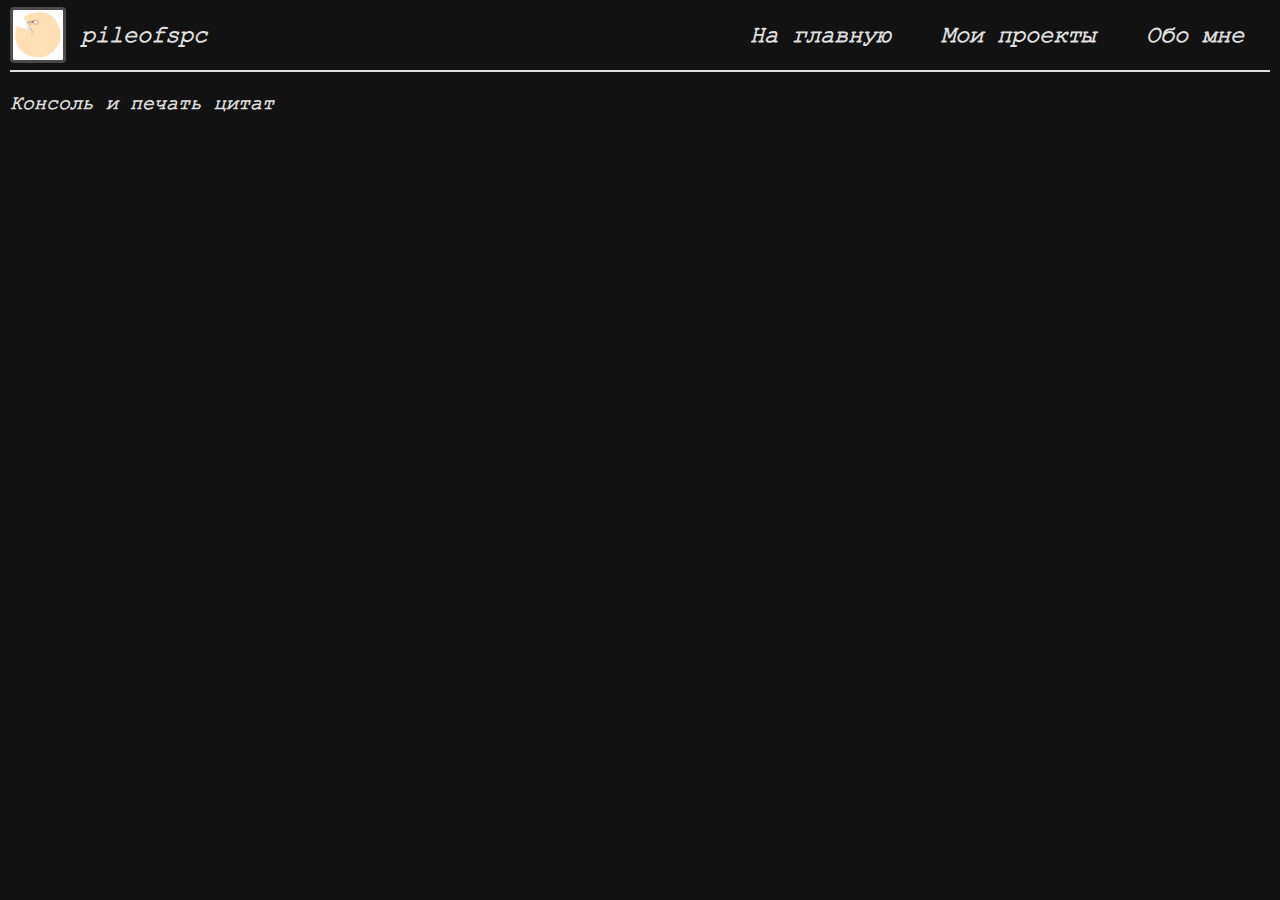
<file: index.html>
<!DOCTYPE html>
<html lang="ru">
  <head>
    <meta charset="utf-8">
    <title>pileofspc</title>
    <link href="style.css" rel="stylesheet">
    <!-- <link href="outlines.css" rel="stylesheet"> -->
    <link rel="icon" href="favicon/thumbnail_48_48.png" type="image/png">
  </head>
  <body>
    <header class="page-header">
      <div class="header-flex">
        <a class="person" href="https://github.com/pileofspc/" target="_blank" rel="noreferrer noopener"> <!-- Наверное не нужен rel="noreferrer noopener", но на всякий случай добавил -->
            <img class="avatar" src="images/avatar.jpg">
            <span class="nickname">pileofspc</span>
        </a>
        <nav class="header-nav">
          <ul class="nav-list">
            <li class="nav-item"><a href="https://pileofspc.github.io">На главную</a></li>
            <li class="nav-item"><a href="#project-1">Мои проекты</a></li>
            <li class="nav-item"><a href="#">Обо мне</a></li>
          </ul>
        </nav>
      </div>
    </header>
    <main>
      <article class="project" id="project-1">
        <a href="/projects/console-quotes/">Консоль и печать цитат</a>
      </article>
    </main>
    <script src="script.js"></script>
  </body>
</html>
</file>
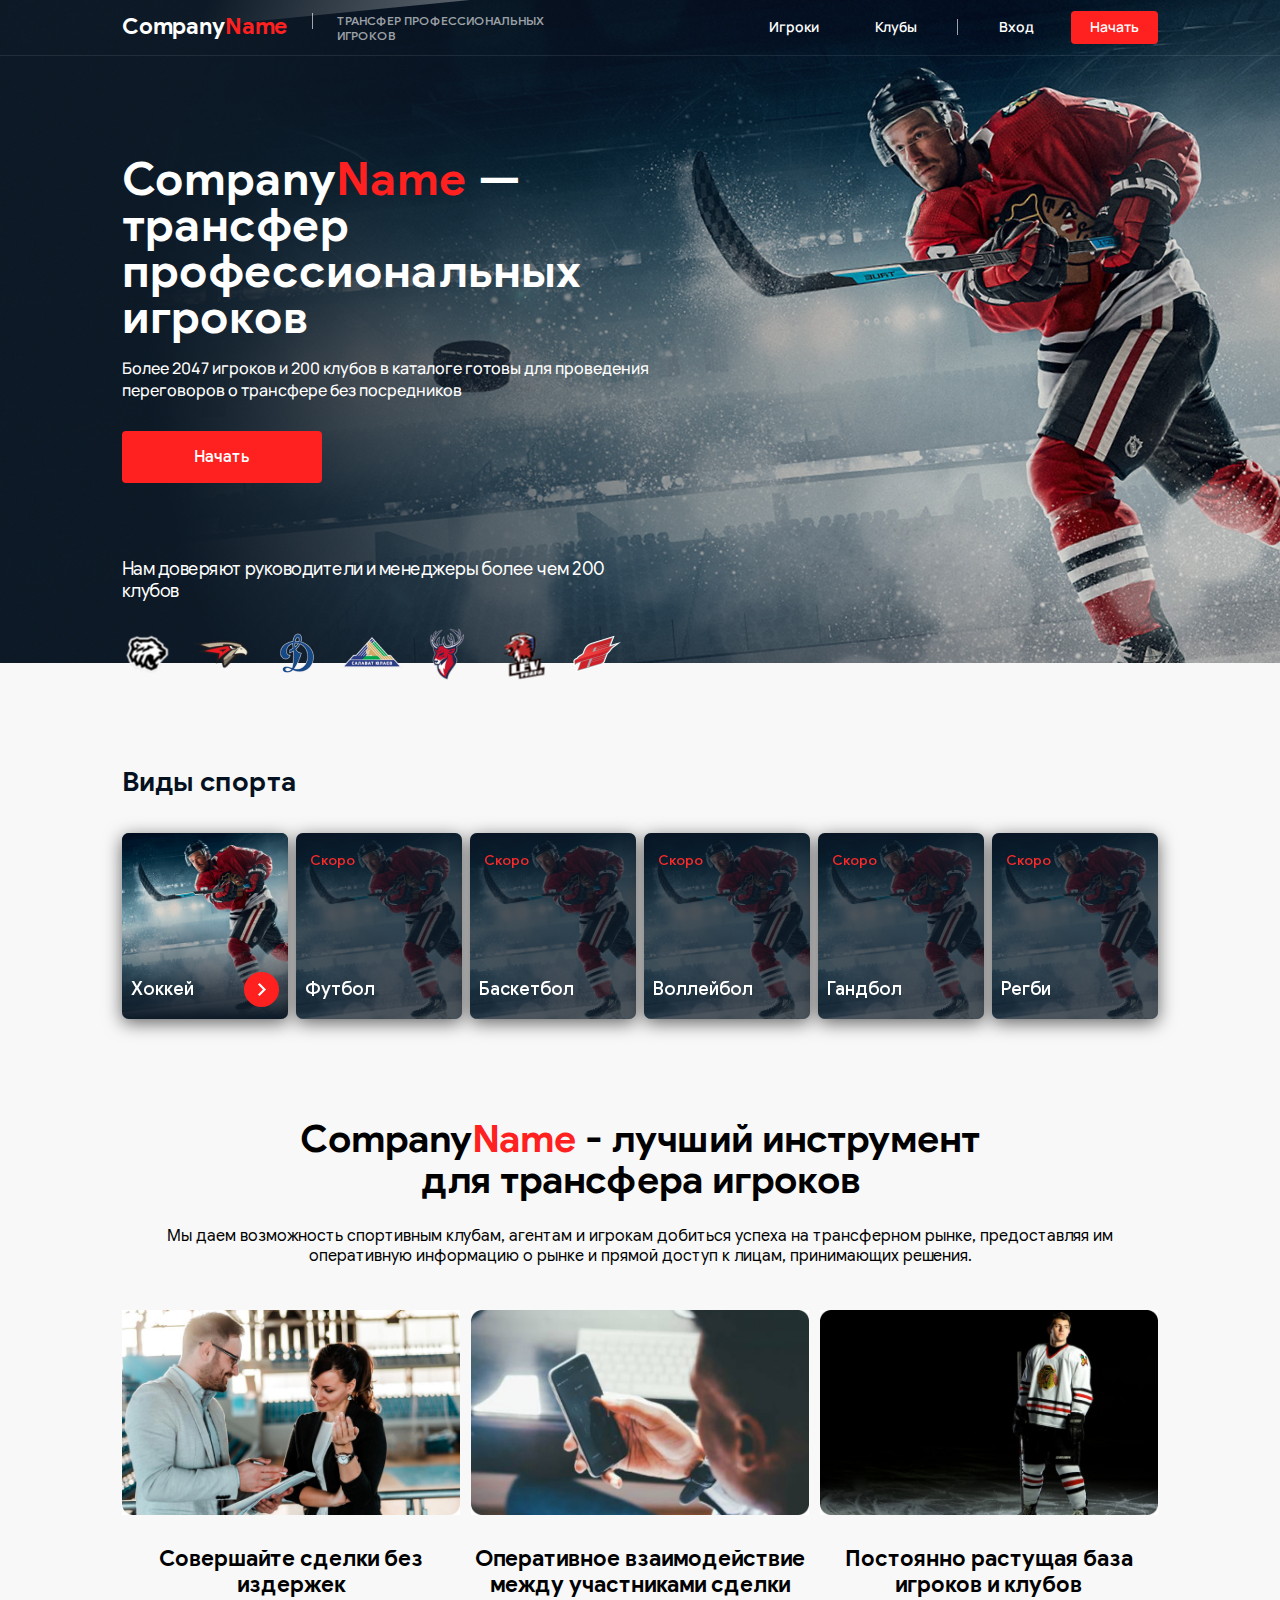
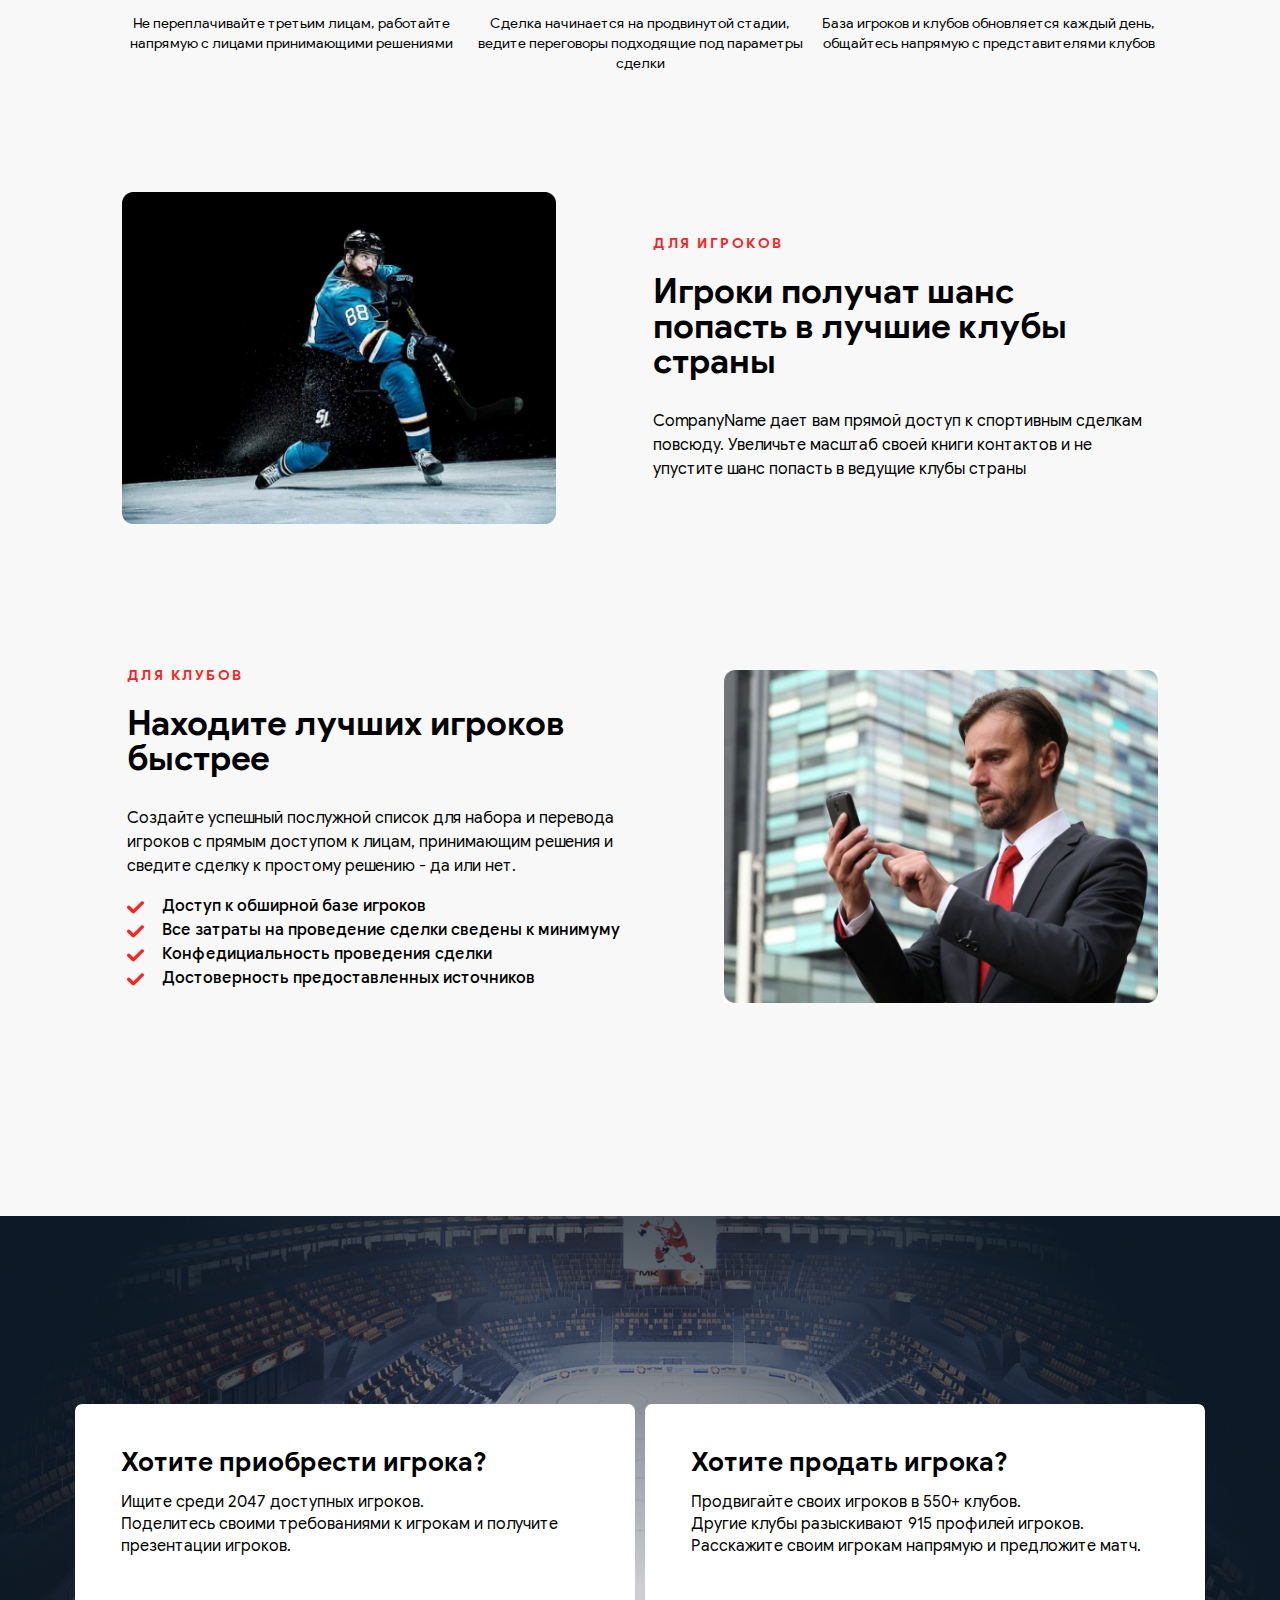
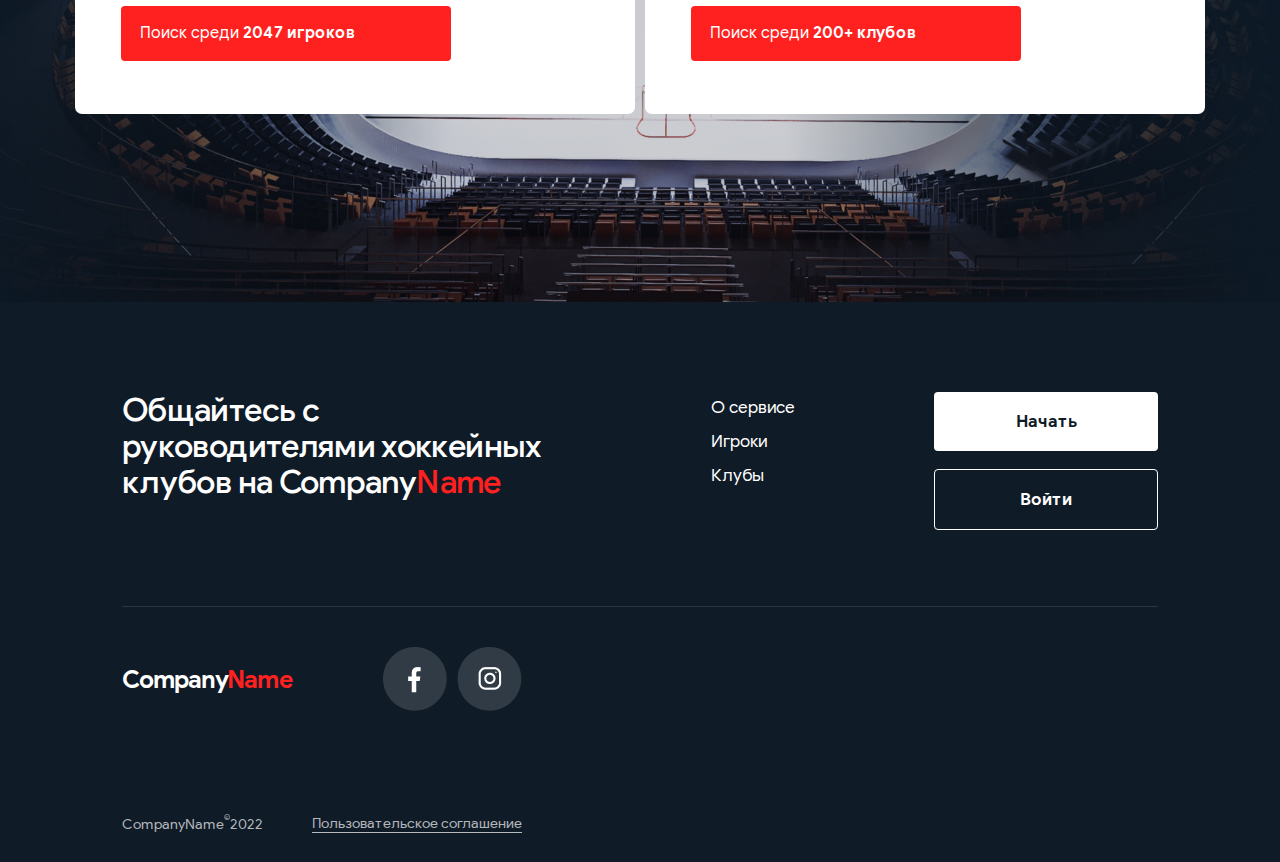
<file: projects/mockup-to-html/index.html>
<!DOCTYPE html>
<html lang="ru">
  <head>
    <meta charset="UTF-8">
    <meta name="viewport" content="width=device-width">
    <title>CompanyName</title>

    <link rel="icon" href="favicon/thumbnail_48_48.png" type="image/png">

    <link href="css/fonts.css" rel="stylesheet">
    <link href="css/style.css" rel="stylesheet">
  </head>
  <body class="page">
    <div class="page__splash"></div>
    <header class="header header_color_transparent header_border_white">
      <div class="container header__inner">
        <div class="header__logo">
          <a class="link title header__title" href="#">Company<span class="title_text-color_red">Name</span></a>
          <div class="header__description">Трансфер профессиональных игроков</div>
        </div>
    
        <nav class="header__nav">
          <div class="header__info">
            <a href="#" class="link header__link">Игроки</a>
            <a href="#" class="link header__link">Клубы</a>
          </div>
          <div class="header__login">
            <a href="#" class="link header__link">Вход</a>
            <a href="#" class="link link_background_red header__link">Начать</a>
          </div>
        </nav>
      </div>
    </header>

    <main class="main page__main">
      <div class="container main__inner">



      
        <div class="container container_inner intro page__intro">
          <h1 class="h1 intro__h1"><span class="title">Company<span class="title_text-color_red">Name</span></span> — <br> трансфер профессиональных <br> игроков</h1>
          <div class="intro__text">Более 2047 игроков и 200 клубов в каталоге готовы для проведения переговоров о трансфере без посредников</div>
          <a class="link link_background_red intro__link" href="#">Начать</a>
          <div class="intro__clubs">
            <div class="intro__club-description">Нам доверяют руководители и менеджеры более чем 200 клубов</div>
            <div class="intro__club-icons">
              <a href="#" class="link link_img intro__club-link"><img src="images/club_1.png" alt="Клуб" class="img intro__club-img"></a>
              <a href="#" class="link link_img intro__club-link"><img src="images/club_2.png" alt="Клуб" class="img intro__club-img"></a>
              <a href="#" class="link link_img intro__club-link"><img src="images/club_3.png" alt="Клуб" class="img intro__club-img"></a>
              <a href="#" class="link link_img intro__club-link"><img src="images/club_4.png" alt="Клуб" class="img intro__club-img"></a>
              <a href="#" class="link link_img intro__club-link"><img src="images/club_5.png" alt="Клуб" class="img intro__club-img"></a>
              <a href="#" class="link link_img intro__club-link"><img src="images/club_6.png" alt="Клуб" class="img intro__club-img"></a>
              <a href="#" class="link link_img intro__club-link"><img src="images/club_7.png" alt="Клуб" class="img intro__club-img"></a>
            </div>
          </div>
        </div>
        
        <div class="container container_inner sports page__sports">
          <h2 class="sports__h2">Виды спорта</h2>
          <div class="sports-list">
              <a class="sport-card" href="#">
                <img src="images/sport_1.png" alt="Вид спорта" class="sport-card__img">
                <div class="sport-card__bottom">
                  <div class="sport-card__title">Хоккей</div>
                  <div class="link-button sport-card__button"></div>
                </div>
              </a>
            <a class="sport-card sport-card_inactive">
              <img src="images/sport_2.png" alt="Вид спорта" class="sport-card__img">
              <div class="sport-card__bottom">
                <div class="sport-card__title">Футбол</div>
                <div class="link-button sport-card__button"></div>
              </div>
            </a>
            <div class="sport-card sport-card_inactive">
              <img src="images/sport_3.png" alt="Вид спорта" class="sport-card__img">
              <div class="sport-card__bottom">
                <div class="sport-card__title">Баскетбол</div>
                <div class="link-button sport-card__button" href="#"></div>
              </div>
            </div>
            <div class="sport-card sport-card_inactive">
              <img src="images/sport_4.png" alt="Вид спорта" class="sport-card__img">
              <div class="sport-card__bottom">
                <div class="sport-card__title">Воллейбол</div>
                <div class="link-button sport-card__button" href="#"></div>
              </div>
            </div>
            <div class="sport-card sport-card_inactive">
              <img src="images/sport_5.png" alt="Вид спорта" class="sport-card__img">
              <div class="sport-card__bottom">
                <div class="sport-card__title">Гандбол</div>
                <div class="link-button sport-card__button" href="#"></div>
              </div>
            </div>
            <div class="sport-card sport-card_inactive">
              <img src="images/sport_6.png" alt="Вид спорта" class="sport-card__img">
              <div class="sport-card__bottom">
                <div class="sport-card__title">Регби</div>
                <div class="link-button sport-card__button" href="#"></div>
              </div>
            </div>
          </div>
        </div>

        <div class="container container_inner self-ad">
          <h2 class="self-ad__h2">
            Company<span class="title_text-color_red">Name</span> - лучший инструмент для трансфера игроков
          </h2>
          <div class="self-ad__text">
            Мы даем возможность спортивным клубам, агентам и игрокам добиться успеха на трансферном рынке, 
            предоставляя им оперативную информацию о рынке и прямой доступ к лицам, принимающих решения.
          </div>
          <div class="container container_inner ad-cards">
            <div class="ad-card">
              <img src="images/ad-card_1.jpg" alt="" class="ad-card__img">
              <h3 class="ad-card__h3">Совершайте сделки без издержек</h3>
              <div class="ad-card__text">Не переплачивайте третьим лицам, работайте напрямую с лицами принимающими решениями</div>
            </div>
            <div class="ad-card">
              <img src="images/ad-card_2.jpg" alt="" class="ad-card__img">
              <h3 class="ad-card__h3">Оперативное взаимодействие между участниками сделки</h3>
              <div class="ad-card__text">Сделка начинается на продвинутой стадии, ведите переговоры подходящие под параметры сделки</div>
            </div>
            <div class="ad-card">
              <img src="images/ad-card_3.jpg" alt="" class="ad-card__img">
              <h3 class="ad-card__h3">Постоянно растущая база игроков и клубов</h3>
              <div class="ad-card__text">База игроков и клубов обновляется каждый день, общайтесь напрямую с представителями клубов</div>
            </div>
          </div>
          
        </div>

        <div class="container container_inner con-list">
          <div class="con con-list__con">
            <img src="images/con_1.jpg" alt="" class="con__img">
            <div class="con__right">
              <div class="con__who">Для игроков</div>
              <div class="con__h2">Игроки получат шанс попасть в лучшие клубы страны</div>
              <div class="con__text">
                CompanyName дает вам прямой доступ к cпортивным сделкам повсюду. Увеличьте масштаб своей книги контактов и не упустите шанс попасть в ведущие клубы страны
              </div>
            </div>
          </div>

          <div class="con con_pos-right con-list__con">
            <img src="images/con_2.jpg" alt="" class="con__img">
            <div class="con__right">
              <div class="con__who">Для клубов</div>
              <div class="con__h2">Находите лучших игроков быстрее</div>
              <div class="con__text">
                Создайте успешный послужной список для набора и перевода игроков с прямым доступом к лицам, принимающим решения и сведите сделку к простому решению - да или нет.
              </div>
              <ul class="con__bulletpoint-list">
                <li class="con__bulletpoint-list-item">Доступ к обширной базе игроков</li>
                <li class="con__bulletpoint-list-item">Все затраты на проведение сделки сведены к минимуму </li>
                <li class="con__bulletpoint-list-item">Конфедициальность проведения сделки</li>
                <li class="con__bulletpoint-list-item">Достоверность предоставленных источников</li>
              </ul>
            </div>
          </div>
        </div>





      </div>
      <div class="container transfer">
        <div class="transfer-card transfer__card">
          <h2 class="transfer__h2">Хотите приобрести игрока?</h2>
          <div class="transfer__text">Ищите среди 2047 доступных игроков. <br>
            Поделитесь своими требованиями к игрокам и получите презентации игроков.</div>
          <a class="link link_background_red transfer__link"  href="#">Поиск среди <span class="bold">2047 игроков</span></a>
        </div>
        <div class="transfer-card transfer__card">
          <h2 class="transfer__h2">Хотите продать игрока?</h2>
          <div class="transfer__text">Продвигайте своих игроков в 550+ клубов. <br>
            Другие клубы разыскивают 915 профилей игроков. <br>
            Расскажите своим игрокам напрямую и предложите матч.</div>
          <a class="link link_background_red transfer__link" href="#">Поиск среди <span class="bold">200+ клубов</span></a>
        </div>
      </div>


    </main>
    <footer class="footer">
      <div class="container footer__inner">

        <div class="container container_inner footer__main">
          <div class="footer__description">
            Общайтесь с руководителями хоккейных клубов на <span class="title">Company<span class="title_text-color_red">Name</span></span>
          </div>
          <div class="footer__nav">
            <a href="#" class="link footer__link footer__link_style1 ">О сервисе</a>
            <a href="#" class="link footer__link footer__link_style1 ">Игроки</a>
            <a href="#" class="link footer__link footer__link_style1 ">Клубы</a>
          </div>
          <div class="footer__login">
            <a href="#" class="link footer__link footer__link_style2">Начать</a>
            <a href="#" class="link footer__link footer__link_style3">Войти</a>
          </div>
        </div>

        <div class="container container_inner container_small footer__socials">
          <div class="footer__logo"><span class="title">Company<span class="title_text-color_red">Name</span></span></div>
          <div class="footer__social-links">
            <a href="#" class="link link_img footer__social-link">
              <img src="images/social_1.png" alt="Соцсеть" class="img">
            </a>
            <a href="#" class="link link_img footer__social-link">
              <img src="images/social_2.png" alt="Соцсеть" class="img">
            </a>
          </div>
        </div>

        <div class="container container_inner container_small footer__copyright">
          <div class="footer__name-year">
            CompanyName<sup>©</sup>2022
          </div>
          <div class="footer__user-agreement">
            <a href="#" class="link link_user-agreement">Пользовательское соглашение</a>
          </div>
        </div>

      </div>
    </footer>
    <script src="script.js"></script>
  </body>
</html>
</file>
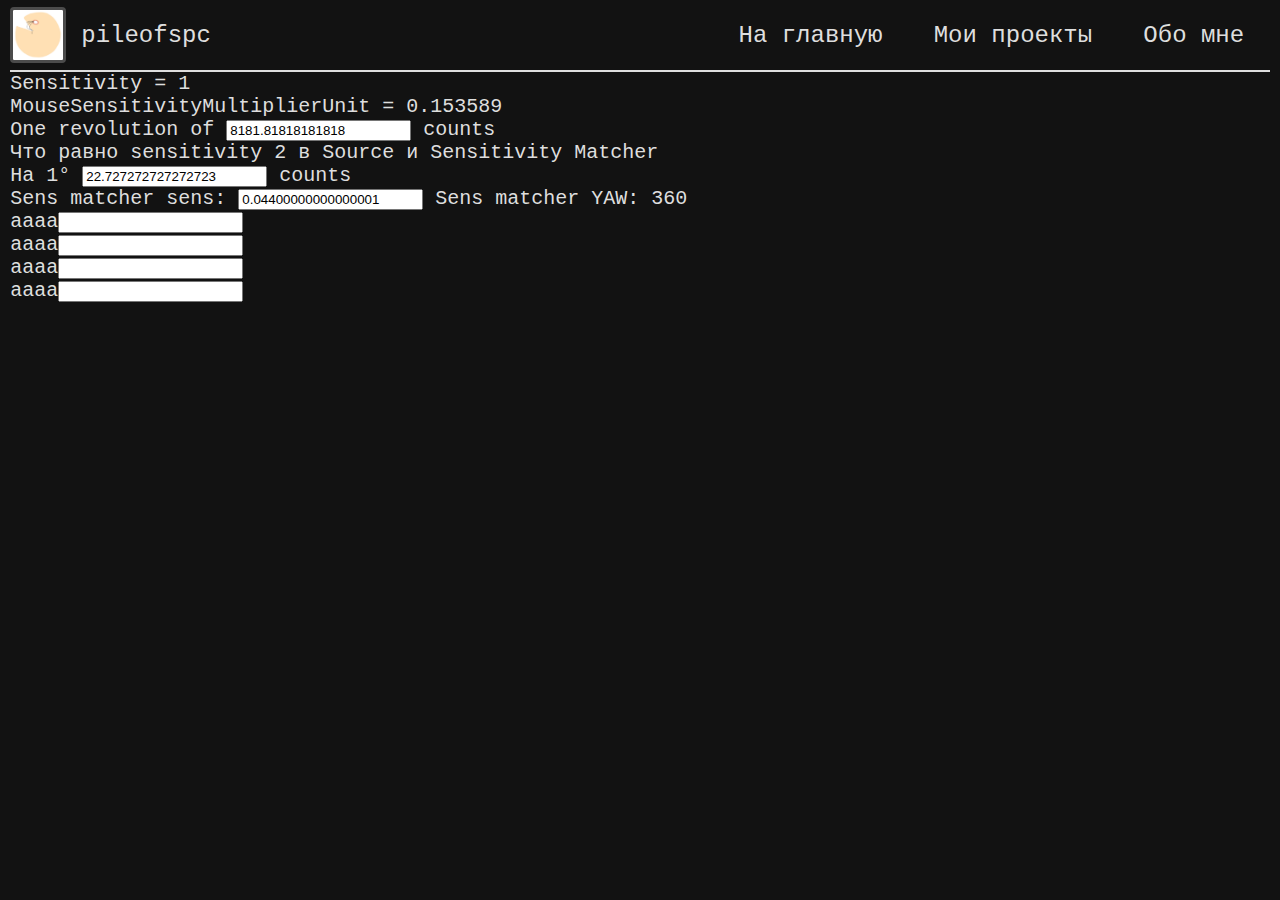
<file: projects/secret-project/index.html>
<!DOCTYPE html>
<html lang="ru">
  <head>
    <meta charset="utf-8">
    <title>Siege ADS</title>
    <link href="style.css" rel="stylesheet">
    <!-- <link href="outlines.css" rel="stylesheet"> -->
    <link rel="icon" href="images/thumbnail.jpg" type="image/jpeg">
  </head>
  <body>
    <header class="page-header">
      <div class="header-flex">
        <a class="person" href="https://github.com/pileofspc/">
            <img class="avatar" src="images/thumbnail.jpg">
            <span class="nickname">pileofspc</span>
        </a>
        <nav class="header-nav">
          <ul class="nav-list">
            <li class="nav-item"><a href="https://pileofspc.github.io">На главную</a></li>
            <li class="nav-item"><a href="https://pileofspc.github.io/projects">Мои проекты</a></li>
            <li class="nav-item"><a href="https://pileofspc.github.io/about">Обо мне</a></li>
          </ul>
        </nav>
      </div>
    </header>
    <main>
      <p>Sensitivity = 1</p>
      <p>MouseSensitivityMultiplierUnit = 0.153589</p>

      <p>One revolution of <input id="full-rotation-counts" type="text" value="8181.81818181818"> counts</p>

      <p>Что равно sensitivity 2 в Source и Sensitivity Matcher</p>
      <label>
        На 1&#176 <input type="text" id="one-degree-counts"> counts
      </label>
      <br>
      <label>
        Sens matcher sens: <input type="text" id="sens-matcher">
      </label><p class="inline">Sens matcher YAW: 360</p>
      <br>
      <label>
        aaaa<input type="text" id="3">
      </label>
      <br>
      <label>
        aaaa<input type="text" id="4">
      </label>
      <br>
      <label>
        aaaa<input type="text" id="5">
      </label>
      <br>
      <label>
        aaaa<input type="text" id="6">
      </label>
    </main>
    <script src="script.js"></script>
  </body>
</html>
</file>
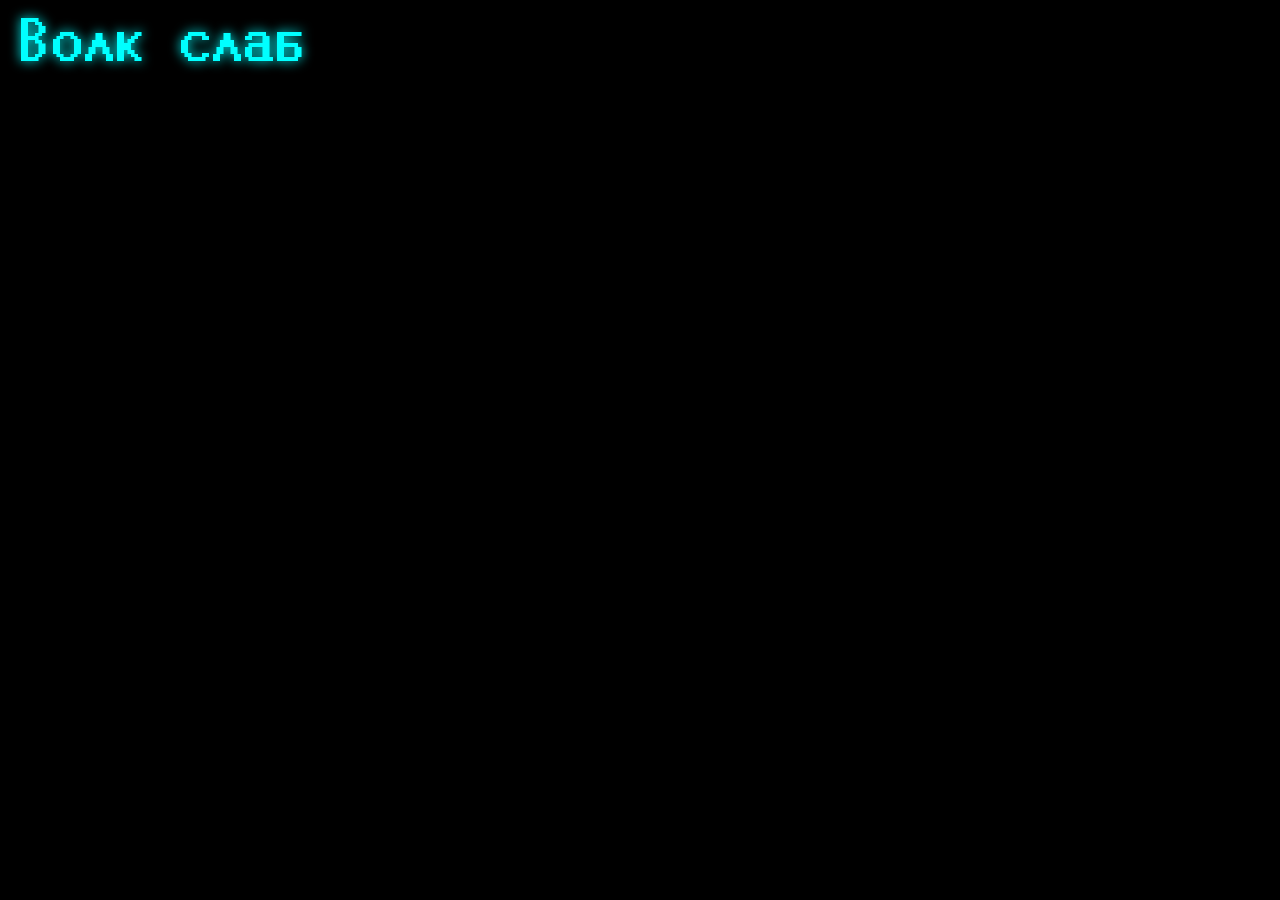
<file: projects/console-quotes/backup/index.html>
<!DOCTYPE html>
<html lang="ru">
  <head>
    <meta charset="utf-8">
    <title>Консоль + цитаты</title>
    <link href="style.css" rel="stylesheet">
    <link rel="icon" href="../../favicon/thumbnail_48_48.png" type="image/png">
  </head>
  <body>
    <p class = "typed-text"></p><span class = "cursor"></span>
    <input type="text" class="input-field">
    <script src="script.js"></script>
  </body>
</html>
</file>
<file: style.css>
@font-face {
  font-family: "Courier New";
  src: url("fonts/Courier New/courier-new.ttf") format(truetype);
  /* font-weight: normal;
  font-style: normal; */
}
 /* @font-face {
  font-family: "Courier New";
  src: url("fonts/Courier New/courier-new-bold.ttf") format(truetype);
  font-weight: bold;
  font-style: normal;
}
@font-face {
  font-family: "Courier New";
  src: url("fonts/Courier New/courier-new-italic.ttf") format(truetype);
  font-weight: normal;
  font-style: italic;
}
@font-face {
  font-family: "Courier Ne";
  src: url("fonts/Courier New/courier-new-italic.ttf") format(truetype);
  font-weight: bold;
  font-style: italic;
} */

html {
  font-size: 20px;
}

body {
  margin: 0;
  padding: 0.8vw;

  background-color: #121212;
  
  font-family: "Courier New", monospace;
  font-size: 1rem;
  font-style: italic;
  font-weight: bold;


  color: #dedede;
}

.page-header {
  /* font-family:'Courier New', monospace; */
  font-size: 1.2rem;

  border-bottom: 2px solid #dedede;
  padding: 0;
  padding-bottom: 0.8vw;
  margin-bottom: 20px;
}

.header-flex {
  display: flex;
  align-items: center;

  margin: 0;
  padding: 0;
}

.person {
  display: flex;
  align-items: center;

  margin: 0;
  margin-right: auto;

  width: 210px;
  height: 50px;
}

.person:hover .nickname {
  color: #26c4c9;
  text-shadow: 0 0 10px #26c4c9;
}

.person:hover .avatar {
  box-shadow: 0 0 10px 0 rgb(75, 75, 75);
}

.avatar {
  width: 50px;
  height: auto;

  border: 3px solid rgb(75, 75, 75);
  border-radius: 4px;

  transition: 0.15s;
}

.nickname {
  margin-left: 15px;
  transition: 0.15s;
}

.header-nav {
  width: 50vw;
  margin-left: auto;
  margin-right: 2vw;
}

.nav-list {
  display: flex;
  margin: 0;
  padding: 0;

  list-style: none;
  justify-content: flex-end;
}

.nav-item:not(:first-child) {
  margin-left: 4vw;
}

.page-header a {
  color: inherit;
  text-decoration: inherit;
  
  transition: 0.15s;
}

.page-header a:hover {
  color: #26c4c9;
  text-shadow: 0 0 10px #26c4c9;
}



a {
  color: inherit;
  text-decoration: none;
}

a:hover {
  color: #26c4c9;
  text-shadow: 0 0 10px #26c4c9;
}
</file>
<file: projects/mockup-to-html/css/fonts.css>
@import url('https://fonts.googleapis.com/css2?family=Manrope:wght@400;500;600;700&display=swap');

/* @font-face {
    font-family: 'Google Sans';
    src: url('GoogleSans-MediumItalic.eot');
    src: local('Google Sans Medium Italic'), local('GoogleSans-MediumItalic'),
        url('GoogleSans-MediumItalic.eot?#iefix') format('embedded-opentype'),
        url('GoogleSans-MediumItalic.woff2') format('woff2'),
        url('GoogleSans-MediumItalic.woff') format('woff'),
        url('GoogleSans-MediumItalic.ttf') format('truetype');
    font-weight: 500;
    font-style: italic;
} */

@font-face {
    font-family: 'Google Sans';
    src: url('GoogleSans-Bold.eot');
    src: local('Google Sans Bold'), local('GoogleSans-Bold'),
        url('../fonts/Google Sans/GoogleSans-Bold.eot?#iefix') format('embedded-opentype'),
        url('../fonts/Google Sans/GoogleSans-Bold.woff2') format('woff2'),
        url('../fonts/Google Sans/GoogleSans-Bold.woff') format('woff'),
        url('../fonts/Google Sans/GoogleSans-Bold.ttf') format('truetype');
    font-weight: bold;
    font-style: normal;
}

/* @font-face {
    font-family: 'Google Sans';
    src: url('GoogleSans-Italic.eot');
    src: local('Google Sans Italic'), local('GoogleSans-Italic'),
        url('GoogleSans-Italic.eot?#iefix') format('embedded-opentype'),
        url('GoogleSans-Italic.woff2') format('woff2'),
        url('GoogleSans-Italic.woff') format('woff'),
        url('GoogleSans-Italic.ttf') format('truetype');
    font-weight: normal;
    font-style: italic;
} */

@font-face {
    font-family: 'Google Sans';
    src: url('GoogleSans-Medium.eot');
    src: local('Google Sans Medium'), local('GoogleSans-Medium'),
        url('../fonts/Google Sans/GoogleSans-Medium.eot?#iefix') format('embedded-opentype'),
        url('../fonts/Google Sans/GoogleSans-Medium.woff2') format('woff2'),
        url('../fonts/Google Sans/GoogleSans-Medium.woff') format('woff'),
        url('../fonts/Google Sans/GoogleSans-Medium.ttf') format('truetype');
    font-weight: 500;
    font-style: normal;
}

@font-face {
    font-family: 'Google Sans';
    src: url('GoogleSans-Regular.eot');
    src: local('Google Sans Regular'), local('GoogleSans-Regular'),
        url('../fonts/Google Sans/GoogleSans-Regular.eot?#iefix') format('embedded-opentype'),
        url('../fonts/Google Sans/GoogleSans-Regular.woff2') format('woff2'),
        url('../fonts/Google Sans/GoogleSans-Regular.woff') format('woff'),
        url('../fonts/Google Sans/GoogleSans-Regular.ttf') format('truetype');
    font-weight: normal;
    font-style: normal;
}

/* @font-face {
    font-family: 'Google Sans';
    src: url('GoogleSans-BoldItalic.eot');
    src: local('Google Sans Bold Italic'), local('GoogleSans-BoldItalic'),
        url('GoogleSans-BoldItalic.eot?#iefix') format('embedded-opentype'),
        url('GoogleSans-BoldItalic.woff2') format('woff2'),
        url('GoogleSans-BoldItalic.woff') format('woff'),
        url('GoogleSans-BoldItalic.ttf') format('truetype');
    font-weight: bold;
    font-style: italic;
} */
</file>
<file: projects/mockup-to-html/css/style.css>
:root {
    --scale: 0.9375;
}

/* Общие блоки */

.container {
    display: flex;
    justify-content: space-between;
    align-items: center;

    flex-direction: column;

    margin-left: auto;
    margin-right: auto;

    max-width: 1076px;
    min-width: 900px;
    width: 100%;

    padding-left: 20px;
    padding-right: 20px;

    box-sizing: border-box;
}

.container_inner {
    padding-left: 0;
    padding-right: 0;
}

/* Ширина по макету 338px, а здесь больше т.к. изменено название компании*/
.container_small {
    width: 100%;
    max-width: 400px;
    min-width: 0;
}

.bold {
    font-weight: bold;
}

.title {
    color: rgb(255, 255, 255);
    font-family: "Google Sans", sans-serif;
}

.title_text-color_red {
    font-family: "Google Sans", sans-serif;
    color: rgb(255, 32, 32);
}

.link {
    display: block;

    box-sizing: border-box;

    position: relative;

    color: white;
    text-decoration: none;
}

.link_background_red {
    border-radius: 4px;
    background-color: rgba(255, 32, 32, 1);
}

.link_current::after {
    content: '';
    position: absolute;

    top: 44.5px;
    left: 15px;
    width: calc(100% - 19px * 2 + 10px);
    height: 2px;
    background-color: red;
    border-radius: 2px;
}

.link_img {
    padding: 0;
    line-height: 0px;
}

.link_user-agreement {
    padding: 0;

    font-size: 14px;
    font-weight: 400;
    color: rgba(255, 255, 255, 0.7);
}

.img {
    padding: 0;
}

.link-button {
    width: 35px;
    height: 35px;

    padding: 0;
    border: none;
    border-radius: 50%;
    background: url('../images/arrow.svg') 55% center no-repeat, rgb(255, 32, 32);
}

/* -------------------------------------------------------------------------------------------------------------------------------------------------------------------------------- */
/* -------------------------------------------------------------------------------------------------------------------------------------------------------------------------------- */


/* Body */

.page {
    margin: 0;
    padding: 0;
    font-family: "Google Sans", sans-serif;
    color: black;
    background-color: rgb(248, 248, 248);
}

.page__splash {
    --splash-offset-left: 0px;


    position: absolute;
    z-index: -100;

    margin-left: auto;
    margin-right: auto;

    top: 0;
    left: var(--splash-offset-left);

    width: calc(100% - var(--splash-offset-left));
    min-width: calc(900px + 2 * 20px - var(--splash-offset-left));

    height: 663px;

    background: url(../images/main-splash.jpg) center top no-repeat;
    background-color: rgb(13, 25, 37);
}

/* .gradient {
    content: '';
    position: absolute;

    right: 0;
    top: 0;

    width: 400px;
    height: 663px;
    background: linear-gradient(to right, transparent, rgb(13, 25, 37)) 94% top / 50px no-repeat, ;
} */

.page__main {

}

.page__intro {
    margin-top: 85px;
    margin-bottom: 40px;
}

.page__sports {
    margin-bottom: 100px;
    margin-top: 34px;
}


/* Header */

.header {
    display: flex;
    flex-direction: row;
    justify-content: center;
    align-items: center;

    width: 100%;
    min-width: 940px;
    height: 55px;
}

.header_color_transparent {
    background-color: transparent;
}

.header_border_white {
    border-bottom: 1px solid rgba(255, 255, 255, 0.09);
}

.header__inner {
    /* width: 100%; */
    flex-direction: row;
    justify-content: space-between;
}

.header__logo {
    display: flex;
    justify-content: flex-start;
    align-items: center;

    margin: 0;
    height: 30px;

    font-size: 22.5px;
    font-weight: 700;
}

.header__title {
    margin-right: 49px;
    transform: translateY(-2px);
}

.header__description {
    position: relative;
    margin-right: 20px;
    width: 265px;
    font-size: 12px;
    font-weight: 500;
    text-transform: uppercase;
    color: rgba(255, 255, 255, 0.62);
}

.header__description::before {
    content: '';
    position: absolute;
    left: -25px;
    top: 0;
    width: 1px;
    height: 16px;
    background-color: rgba(255, 255, 255, 0.62);
}

.header__nav {
    display: flex;
    justify-content: space-between;
    align-items: center;

    font-family: 'Manrope', sans-serif;
    font-weight: 600;
    font-size: 14px;

    height: 30px;
}

.header__link {
    margin-left: 18px;
    padding: 6px 19px 8px;
}

.header__info {
    display: flex;
    transform: translateX(-26px);
}

.header__login {
    display: flex;
}

.header__info::after {
    content: '';
    position: absolute;
    right: calc(-1*(26px / 2 + 18px / 2));
    top: 8px;
    width: 1px;
    height: 16px;
    background-color: rgba(255, 255, 255, 0.62);
}


/* Main */

.main {
    display: flex;
    flex-direction: column;
    justify-content: center;
    align-items: center;

    width: 100%;
    min-width: 940px;
}

.main__inner {
    flex-direction: column;
    justify-content: flex-start;
}

/* Intro */

.intro {
    align-items: flex-start;
    justify-content: flex-start;

    /* width: 100%; */

    color: white;
}

.intro__h1 {
    font-size: 46px;
    font-weight: 700;
    line-height: 46px;

    width: 688px;
    
    margin: 16px 0;
}

.intro__text {
    width: 560px;

    font-family: 'Manrope', sans-serif;
    font-weight: 500;
    font-size: 16px;

    margin-bottom: 30px;
}

.intro__link {
    padding: 16px 72px;
    font-weight: 500;
}

.intro__clubs {
    padding-top: 75px;
    width: 533px;
}

.intro__club-description {
    font-family: 'Google Sans', sans-serif;
    font-size: 18px;
    font-weight: 400;
    letter-spacing: -0.03em;

    margin-bottom: 14px;
}

.intro__club-icons {
    display: flex;
    flex-direction: row;

    justify-content: space-between;
    align-items: center;

    height: 75px;

    width: 500px;
}

.intro__club-link {
    position: relative;

    width: 50px;
    height: 50px;
}

.intro__club-img {
    position: absolute;
    left: 50%;
    top: 50%;
    transform: translate(-50%, -50%);


    display: block;
}
















/* Sports */

.sports {
    align-items: flex-start;
    justify-content: space-between;

    width: 100%;

    color: white;
}

.sports__h2 {
    font-family: 'Google Sans', sans-serif;
    font-size: 27px;
    font-weight: 700;
    color: #041121;

    margin-top: 0;
    margin-bottom: 34px;
}

.sports-list {
    display: flex;
    flex-direction: row;
    justify-content: space-between;

    width: 100%;
}

.sport-card {
    display: flex;
    justify-content: space-between;
    flex-direction: column;

    overflow: hidden;

    position: relative;

    width: calc(177px * var(--scale));
    height: calc(198px * var(--scale));

    padding: 0;

    background-color: rgb(13, 26, 39);
    border-radius: 7px;
    filter: drop-shadow(0px 4px 9px rgba(0, 0, 0, 0.6));

    color: inherit;
    text-decoration: inherit;
}

.sport-card:not(:first-child) {
    margin-left: 2px;
}

.sport-card:not(.sport-card_inactive)::after {
    content: '';
    position: absolute;

    left: 0;
    bottom: 0;

    width: 100%;
    height: 100px;
    background: linear-gradient(rgba(13, 26, 39, 0), #0D1A27);

    z-index: -900;
}

.sport-card_inactive::before {
    content: 'Скоро';
    position: absolute;
    left: 14px;
    top: 19px;

    font: 500 14px 'Google Sans', sans-serif;
    color: rgb(255, 42, 42);
}

.sport-card_inactive .sport-card__img {
    opacity: 30%;
}

.sport-card_inactive .sport-card__button{
    visibility: hidden;
}

.sport-card__img {
    position: absolute;
    left: 50%;
    top: 50%;
    transform: translate(-50%, -50%);
    
    width: auto;
    height: 101%;

    z-index: -1000;
}

.sport-card__bottom {
    display: flex;
    flex-direction: row;
    justify-content: space-between;
    align-items: center;

    width: 100%;
    /* height: 50px; */

    margin-top: auto;
    padding: 12px 9px;

    box-sizing: border-box;
}

.sport-card__title {
    font-family: 'Google Sans', sans-serif;
    font-weight: 500;
    font-size: 18px;
}

















/* Self-ad */

.self-ad {
    display: flex;
    justify-content: space-between;

    width: 100%;

    margin-bottom: 120px;
}

.self-ad__text {
    text-align: center;
    margin-bottom: 44px;
}

.ad-cards {
    flex-direction: row;
    justify-content: space-between;

    width: 100%;
    /* padding: 0; */
}

.ad-card {
    width: calc(361px * var(--scale));
    height: calc(386px * var(--scale));
}

.ad-card__img {
    width: 100%;
    height: auto;

    margin-bottom: 26px;
}

.ad-card__h3 {
    font-family: 'Google Sans', sans-serif;
    font-weight: 700;
    font-size: 22px;
    line-height: 26px;

    text-align: center;

    margin: 0;
    margin-bottom: 16px;
}

.ad-card__text {
    font-family: 'Google Sans', sans-serif;
    font-size: 14px;
    font-weight: 400;
    line-height: 20px;

    text-align: center;
}

.ad-card:not(:first-child) {
    margin-left: 5px;
}

.self-ad__h2 {
    font-family: 'Google Sans', sans-serif;
    font-weight: 700;
    font-size: 38px;

    line-height: 41px;


    padding: 0;
    margin: 0;

    margin-bottom: 25px;

    width: 700px;
    text-align: center;
}












/* Con-list */

.con-list {
    align-items: flex-start;
}

.con-list__con {
    margin-bottom: 143px;
}

.con-list__con:last-child {
    margin-bottom: 210px;
}

.con {
    display: flex;
    flex-direction: row;
    justify-content: space-between;

    align-items: center;

    max-width: calc(1100px * var(--scale));
    width: 100%;
}

.con_pos-right {
    align-self: flex-end;
}

.con_pos-right > .con__img {
    order: 2;
    margin-right: 0;
    margin-left: 20px;
}

.con__img {
    width: calc(463px * var(--scale));
    height: auto;

    margin-right: 20px;
}

.con__right {
    flex-direction: column;
    width: 500px;
}

.con__who {
    font-family: 'Google Sans', sans-serif;
    font-size: 14px;
    font-weight: 700;
    letter-spacing: 0.18em;

    text-align: left;
    text-transform: uppercase;

    color: rgb(255, 32, 32);

    margin-bottom: 22px;
}

.con__h2 {
    font-family: 'Google Sans', sans-serif;
    font-size: 34px;
    font-weight: 700;
    line-height: 35px;
    text-align: left;

    margin-bottom: 30px;
}

.con__text {
    font-family: 'Google Sans', sans-serif;
    font-size: 16px;
    font-weight: 400;
    line-height: 24px;
    text-align: left;
}

.con__bulletpoint-list {
    padding-left: 35px;
}

.con__bulletpoint-list-item {
    font-family: 'Google Sans', sans-serif;
    font-size: 16px;
    font-weight: 500;
    line-height: 24px;
    text-align: left;

    list-style: none;

    position: relative;
}

.con__bulletpoint-list-item::before {
    position: absolute;
    content: '';

    width: 17px;
    height: 13px;

    background: url('../images/red-tick.svg') center center no-repeat;

    left: -35px;
    top: 7px;
}















/* Transfer */

.transfer {
    flex-direction: row;
    justify-content: center;

    height: 686px;
    
    background: url('../images/transfer-splash.jpg') center center no-repeat;
    background-color: rgb(12, 25, 39);
    

    max-width: none;
    width: 100%;
}

.transfer-card {
    display: flex;
    flex-direction: column;

    box-sizing: border-box;
    padding: min(6vw, 46px);
    width: 560px;
    height: 310px;

    border-radius: 7px;

    background-color: white;
}

.transfer__card {
    margin-left: 5px;
    margin-right: 5px;
}

.transfer__h2 {
    font-family: 'Google Sans', sans-serif;
    font-size: 26px;
    font-weight: 700;
    line-height: 25px;

    text-align: left;

    margin: 0;
    margin-bottom: 16px;
}

.transfer__text {
    font-family: 'Google Sans', sans-serif;
    font-size: 16px;
    font-weight: 400;
    line-height: 22px;

    text-align: left;
}

.transfer__link {
    padding: 17px 19px;

    width: 330px;
    height: 55px;

    margin-top: auto;
    margin-bottom: 7px;
}















/* Footer */

.footer {
    display: flex;
    flex-direction: column;
    justify-content: center;
    align-items: center;

    background-color: rgb(15, 27, 39);
    height: 560px;

    width: 100%;
    min-width: 940px;

    color: white;
}

.footer__inner {
    display: flex;
    align-items: center;
    justify-content: flex-start;

    height: 100%;
}

.footer__main {
    flex-direction: row;
    align-items: flex-start;
    justify-content: space-between;

    padding: 0;
    padding-bottom: 76px;
    margin-top: 90px;


    border-bottom: 1px solid rgba(255, 255, 255, 0.12);

    width: 100%;
}

.footer__description {
    width: 450px;

    font-size: 32px;
    font-weight: 500;

    line-height: 36px;
    text-align: left;
    letter-spacing: -0.02em;
}

.footer__nav {
    /* flex-grow: 1; */
    max-width: 240px;
    min-width: fit-content;
}

.footer__link {
    margin: 0;
    padding: 6px 19px 8px;
}

.footer__link_style1 {
    font-size: 17px;
    line-height: 20px;
}

.footer__link_style2 {
    width: 224px;

    padding-top: 19px;
    padding-bottom: 19px;

    background-color: white;
    border-radius: 4px;

    font-size: 17px;
    font-weight: 700;
    color: rgb(15, 27, 39);
    text-align: center;
}

.footer__link_style3 {
    width: 224px;

    padding-top: 19px;
    padding-bottom: 19px;

    background-color: white;
    border-radius: 4px;

    font-size: 17px;
    font-weight: 700;
    color: rgb(15, 27, 39);
    text-align: center;



    color: white;

    background-color: transparent;
    border-radius: 4px;

    border: 1px solid white;
}

.footer__login {
    display: flex;
    flex-direction: column;
    justify-content: flex-start;
    gap: 18px;

    width: 224px;
}

.footer__socials {
    flex-direction: row;
    justify-content: space-between;

    padding-left: 0;
    padding-right: 0;

    margin-left: 0;
    margin-top: 40px;

    font-size: 24.5px;
    font-weight: 700;
    letter-spacing: -0.05em;
}

.footer__social-links {
    display: flex;
    flex-direction: row;
}

.footer__social-link {
    margin: 0;
    margin-left: 10px;
}

.footer__copyright {
    align-items: baseline;
    flex-direction: row;
    justify-content: space-between;

    margin-top: auto;
    margin-bottom: 29px;
    margin-left: 0;
    padding: 0;

    color: rgba(255, 255, 255, 0.7);
    font-size: 14px;
    font-weight: 400;
    line-height: 19px;
}

.footer__user-agreement {
    text-decoration: underline;
    text-underline-offset: 3.5px;
}

/* * {
    outline: none!important;
} */
</file>
<file: projects/secret-project/style.css>
html {
  font-size: 20px;
}

body {
  margin: 0;
  padding: 0.8vw;

  background-color: #121212;
  
  font-family:'Courier New', Courier, monospace;
  font-size: 1rem;
  color: #dedede;
}

.page-header {
  font-family:'Courier New', Courier, monospace;
  font-size: 1.2rem;

  border-bottom: 2px solid #dedede;
  padding: 0;
  padding-bottom: 0.8vw;
}

.header-flex {
  display: flex;
  align-items: center;

  margin: 0;
  padding: 0;
}

.person {
  display: flex;
  align-items: center;

  margin: 0;
  margin-right: auto;

  width: 210px;
  height: 50px;
}

.person:hover .nickname {
  color: #26c4c9;
  text-shadow: 0 0 10px #26c4c9;
}

.person:hover .avatar {
  box-shadow: 0 0 10px 0 rgb(75, 75, 75);
}

.avatar {
  width: 50px;
  height: auto;

  border: 3px solid rgb(75, 75, 75);
  border-radius: 4px;

  transition: 0.15s;
}

.nickname {
  margin-left: 15px;
  transition: 0.15s;
}

.header-nav {
  width: 50vw;
  margin-left: auto;
  margin-right: 2vw;
}

.nav-list {
  display: flex;
  margin: 0;
  padding: 0;

  list-style: none;
  justify-content: flex-end;
}

.nav-item:not(:first-child) {
  margin-left: 4vw;
}

.page-header a {
  color: inherit;
  text-decoration: inherit;
  
  transition: 0.15s;
}

.page-header a:hover {
  color: #26c4c9;
  text-shadow: 0 0 10px #26c4c9;
}

p {
  margin: 0;
}

.inline {
  display: inline;
}
</file>
<file: projects/secret-project/outlines.css>
*:not(html):not(body) {
  outline: 1px solid white;
}

div {
  outline: 1px red;
}
</file>
<file: projects/console-quotes/backup/style.css>
/* Подключаю шрифт */
@font-face {
  font-family: "Undertale";
  src: local("Undertale Battle Font"),
  url(fonts/fontsquirrel/undertale-battle-font.woff2) format("woff"),
  url(fonts/fontsquirrel/undertale-battle-font.woff) format("woff"),
  url(fonts/Undertale-Battle-Font.ttf) format("truetype");
}

html {
  font-size: 56px;

  -ms-overflow-style: none;  /* IE and Edge */
  scrollbar-width: none;  /* Firefox */
}
html::-webkit-scrollbar {
  display: none; /* Chrome */
}



body {
  background-color: black;

  font-family:  "Undertale", "Cambria", sans-serif;
  font-weight: 400;
  color: cyan;
  text-shadow: 0 0 12px cyan;
  
  padding-left: 1%;
  padding-right: 1%;
}

p {
  display: inline;
  margin-right: 0;

  white-space: pre-wrap;
  word-wrap: break-word;

  user-select: none;
}

.command-result {
  margin-left: 70px;
  color: white;
  text-shadow: 0 0 12px white;
}

.cursor {
  display: inline-block;
  width: 25px;
  height: 40px;
  margin-left: 5px;

  background-color: cyan;
  box-shadow: 0 0 12px 0 cyan;

  transition: opacity 0.1s;
}

input[type = "text"] {
  position: absolute;
  font-size: 1rem;
  margin: 0;
  padding: 0;

  width: 0px;

  caret-color: transparent;
  background-color: transparent;
  border: none;
}

input[type = "text"]:focus,
input[type = "text"]:active {
  outline: none;
}
</file>
